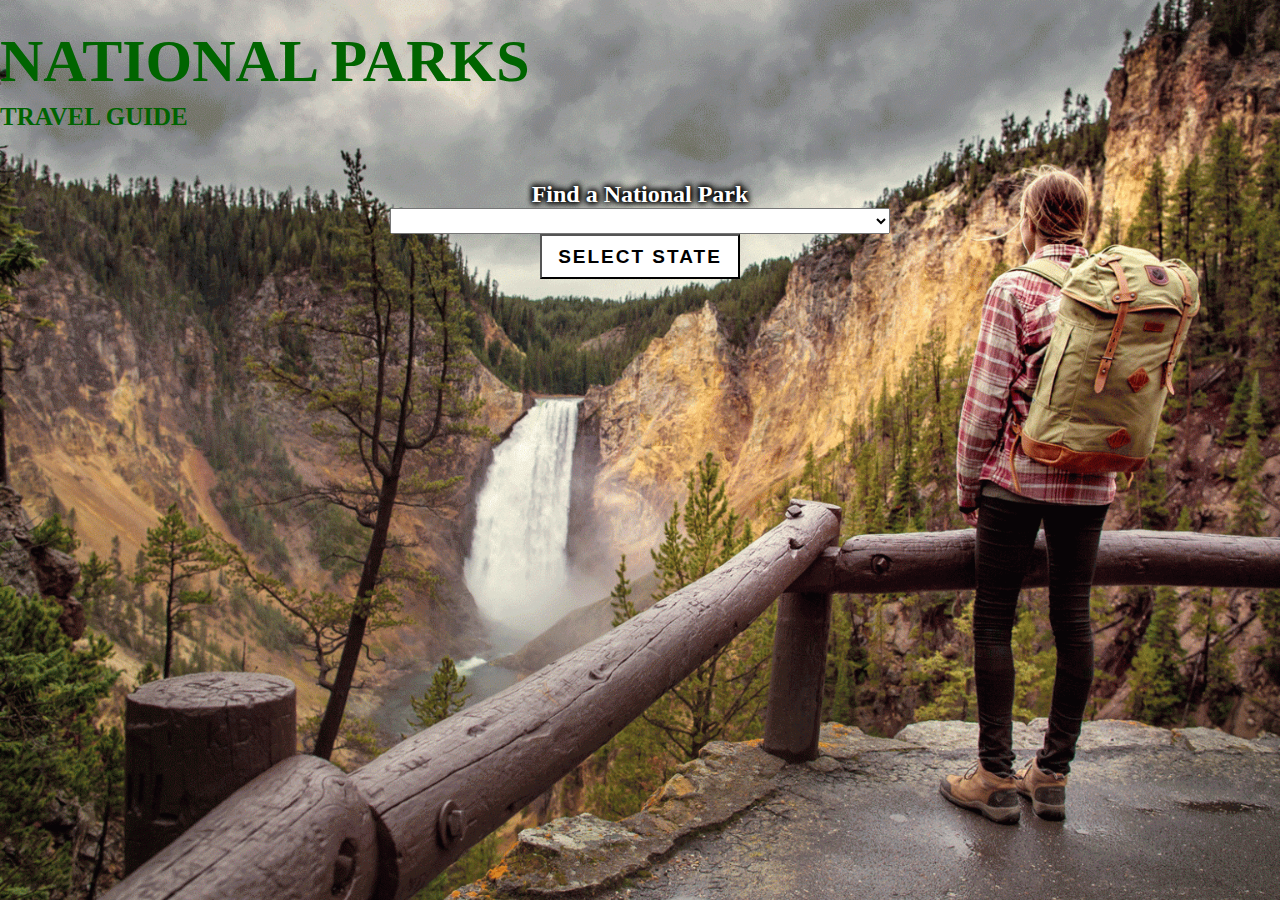
<file: index.html>
<!DOCTYPE html>
<html lang="en">
  <head>
    <meta charset="UTF-8" />
    <meta http-equiv="X-UA-Compatible" content="IE=edge" />
    <meta name="viewport" content="width=device-width, initial-scale=1.0" />
    <title>National Parks Travel Guide</title>
    <!--Bootstrap-->
    <link
      href="https://cdn.jsdelivr.net/npm/bootstrap@5.0.1/dist/css/bootstrap.min.css"
      rel="stylesheet"
      integrity="sha384-+0n0xVW2eSR5OomGNYDnhzAbDsOXxcvSN1TPprVMTNDbiYZCxYbOOl7+AMvyTG2x"
      crossorigin="anonymous"
    />
    <link rel="stylesheet" href="style.css" />
    <!-- Favicon -->
    <link
      rel="icon"
      href="images/NPS-favicon.png"
      type="image/png"
      sizes="16x16"
    />
  </head>
  <body>
    <div class="container" id="header">
      <h1 class="text-center"><strong>NATIONAL PARKS</strong></h1>
      <h3 class="text-center">TRAVEL GUIDE</h3>
    </div>

    <section id="search-section">
      <div class="container">
        <div class="row">
          <form id="search-form">
            <label id="search-label" class="form-label mx-auto"
              >Find a National Park</label
            >

            <select id="search-selectTag" class="form-select my-5">
              <!--50 states options-->
            </select>
            <button
              class="btn btn-dark btn-lg search-btn"
              id="select-state-btn"
            >
              SELECT STATE
            </button>

            <select
              id="search-parks-selectTag"
              class="hidden form-select my-5"
            ></select>

            <button
              class="btn btn-dark btn-lg search-btn hidden"
              id="select-park-btn"
            >
              FIND PARK
            </button>
          </form>
        </div>
      </div>
    </section>

    <!--Bootstrap-->
    <script
      src="https://cdn.jsdelivr.net/npm/bootstrap@5.0.1/dist/js/bootstrap.bundle.min.js"
      integrity="sha384-gtEjrD/SeCtmISkJkNUaaKMoLD0//ElJ19smozuHV6z3Iehds+3Ulb9Bn9Plx0x4"
      crossorigin="anonymous"
    ></script>
    <script src="app.js"></script>
  </body>
</html>
</file>
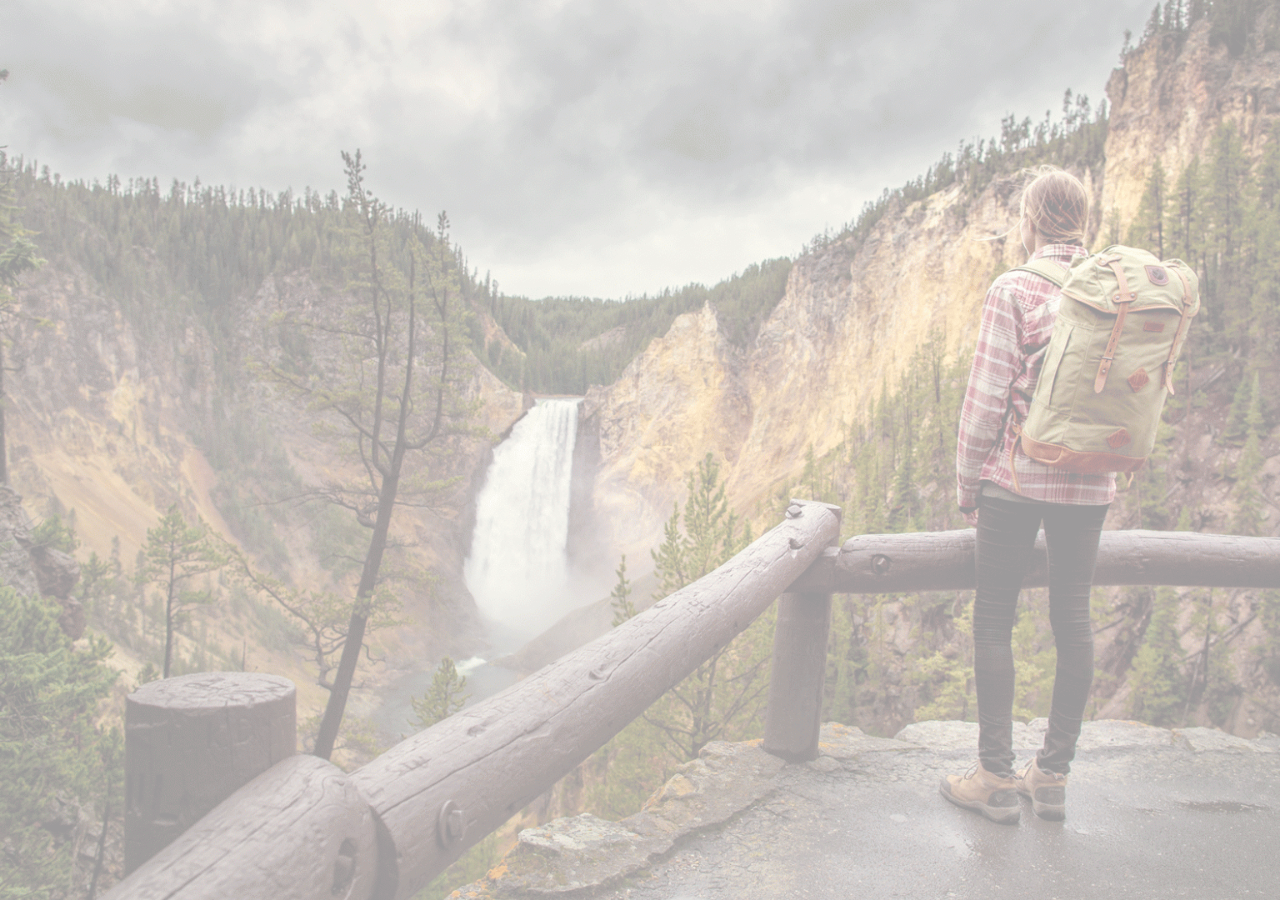
<file: park.html>
<!DOCTYPE html>
<html lang="en">
  <head>
    <meta charset="UTF-8" />
    <meta http-equiv="X-UA-Compatible" content="IE=edge" />
    <meta name="viewport" content="width=device-width, initial-scale=1.0" />
    <title>National Parks Travel Guide</title>
    <!--Bootstrap-->
    <link
      href="https://cdn.jsdelivr.net/npm/bootstrap@5.0.1/dist/css/bootstrap.min.css"
      rel="stylesheet"
      integrity="sha384-+0n0xVW2eSR5OomGNYDnhzAbDsOXxcvSN1TPprVMTNDbiYZCxYbOOl7+AMvyTG2x"
      crossorigin="anonymous"
    />
    <link rel="stylesheet" href="style.css" />
  </head>
  <body>
    <div id="overlay"></div>
    <div id="park-html-content"></div>

    <!--Bootstrap-->
    <script
      src="https://cdn.jsdelivr.net/npm/bootstrap@5.0.1/dist/js/bootstrap.bundle.min.js"
      integrity="sha384-gtEjrD/SeCtmISkJkNUaaKMoLD0//ElJ19smozuHV6z3Iehds+3Ulb9Bn9Plx0x4"
      crossorigin="anonymous"
    ></script>
    <script src="app.js"></script>
  </body>
</html>
</file>
<file: style.css>
* {
  box-sizing: border-box;
  margin: 0;
}

body {
  background-image: url("./images/background.gif");
  background-size: cover;
  background-repeat: no-repeat;
  overflow: hidden;
  background-position: center;
  background-attachment: fixed;

  font-family: Palatino Linotype, Book Antiqua, Palatino, serif;
}

#overlay {
  position: absolute;
  top: 0;
  bottom: 0;
  left: 0;
  right: 0;
  z-index: -10;

  background: #fff;
  opacity: 0.6;
}

#header {
  color: darkgreen;
}

#header h1 {
  font-size: 60px;
  margin-top: 27px;
  margin-bottom: 7px;
}

#header h3 {
  font-size: 25px;
  font-weight: bold;
}

#header h3 a {
  color: darkgreen;
}

#search-section {
  margin-top: 50px;
}

#search-form {
  display: flex;
  flex-direction: column;
  align-items: center;
  /* cross x */
  justify-content: center;
  /* main y */
}

#search-label {
  color: #fff;
  text-shadow: -1px -1px 6px #000, 1px -1px 6px #000, -1px 1px 6px #000,
    1px 1px 6px #000;
  font-weight: bold;
  font-size: 24px;
}

#search-selectTag {
  width: 500px;
  margin: 0 auto;

  font-size: 20px;
}

.search-btn {
  display: flex;
  justify-content: center;
  /* x main */
  align-items: center;
  /* y cross */

  height: 45px;
  width: 200px;

  background-color: #fff;
  color: #000;
  font-weight: bold;
  letter-spacing: 2px;
  font-size: 19px;
}

#search-parks-selectTag.hidden,
#select-park-btn.hidden {
  display: none;
}

#park-btns-grid {
  display: grid;
  grid-template-columns: repeat(4, 1fr);
  gap: 10px 0px;

  width: 100%;
  margin-top: 20px;
}

#search-parks-selectTag {
  width: 500px;
  margin: 0 auto;

  font-size: 20px;
}

/** PARK HTML  */
#back-home-btn {
  position: absolute;
  top: 41px;
  left: 152px;

  width: 94px;
  height: 44px;

  font-size: 16px;
  border-radius: 10px;
  padding: 14px 34px;

  /* center btn text */
  display: flex;
  justify-content: center;
  align-items: center;
}

#park-section {
  margin-top: 20px;
}

.description-div {
  width: 967px;
  margin: 0 auto;

  padding: 5px 15px;
  border-radius: 5px;
  text-align: center;

  opacity: 0.85;
}

#description {
  font-size: 16px;
  font-weight: bold;

  line-height: 24px;
  letter-spacing: 2px;
}

.flex-container {
  display: flex;
  align-items: flex-start;
  /* cross y */
  justify-content: space-evenly;
  /* main x */

  margin: 10px auto;
}

.directions-div {
  width: 40%;
  border-radius: 5px;
  padding: 10px 20px;
  height: 265px;

  opacity: 0.85;
}
.directions-div h3 {
  color: darkgreen;
  font-size: 27;
  font-weight: bold;
}

#directions-info {
  font-size: 15px;
  font-weight: bold;

  line-height: 20px;
  letter-spacing: 0.7px;
}

.weather-div {
  width: 40%;
  border-radius: 5px;
  padding: 10px 20px;
  height: 265px;

  opacity: 0.85;
}

.weather-div h3 {
  color: darkgreen;
  font-size: 27;
  font-weight: bold;
}

#weather-info {
  font-size: 15px;
  font-weight: bold;

  line-height: 20px;
  letter-spacing: 0.7px;
}
</file>
